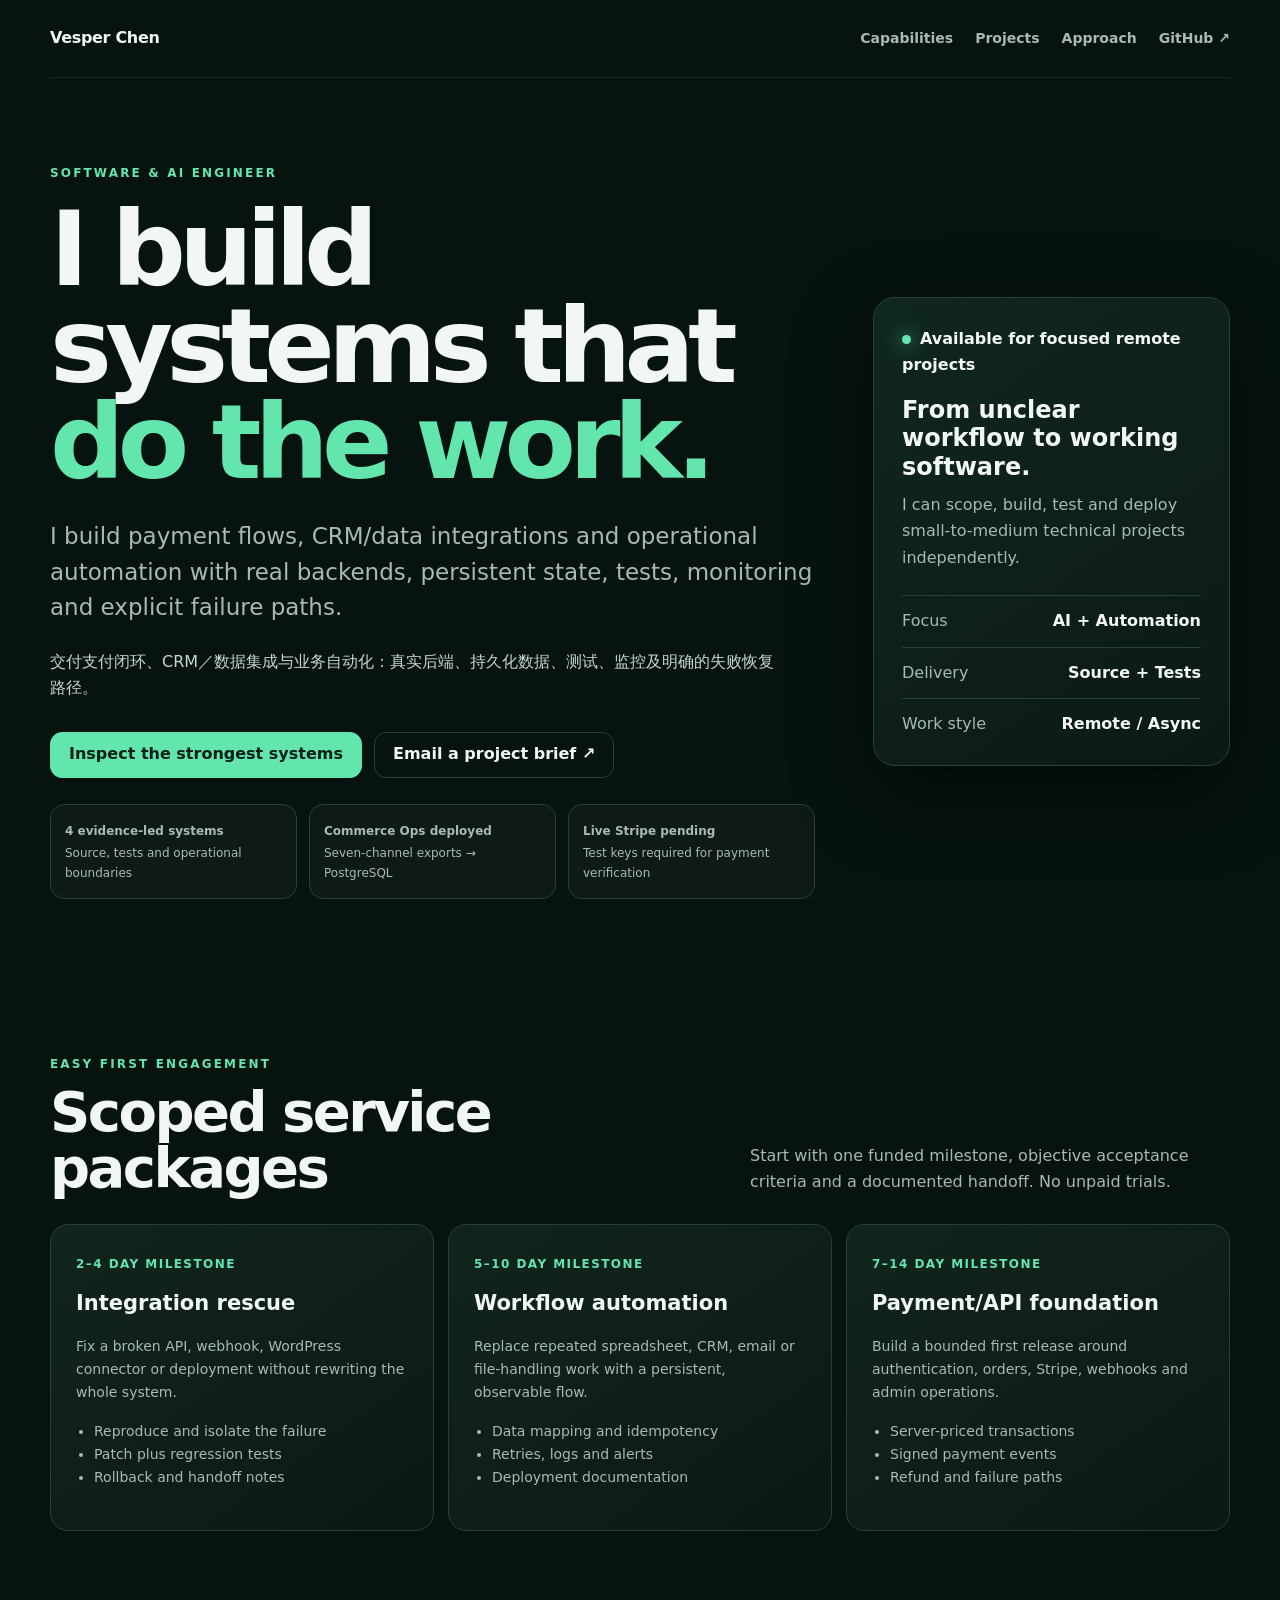
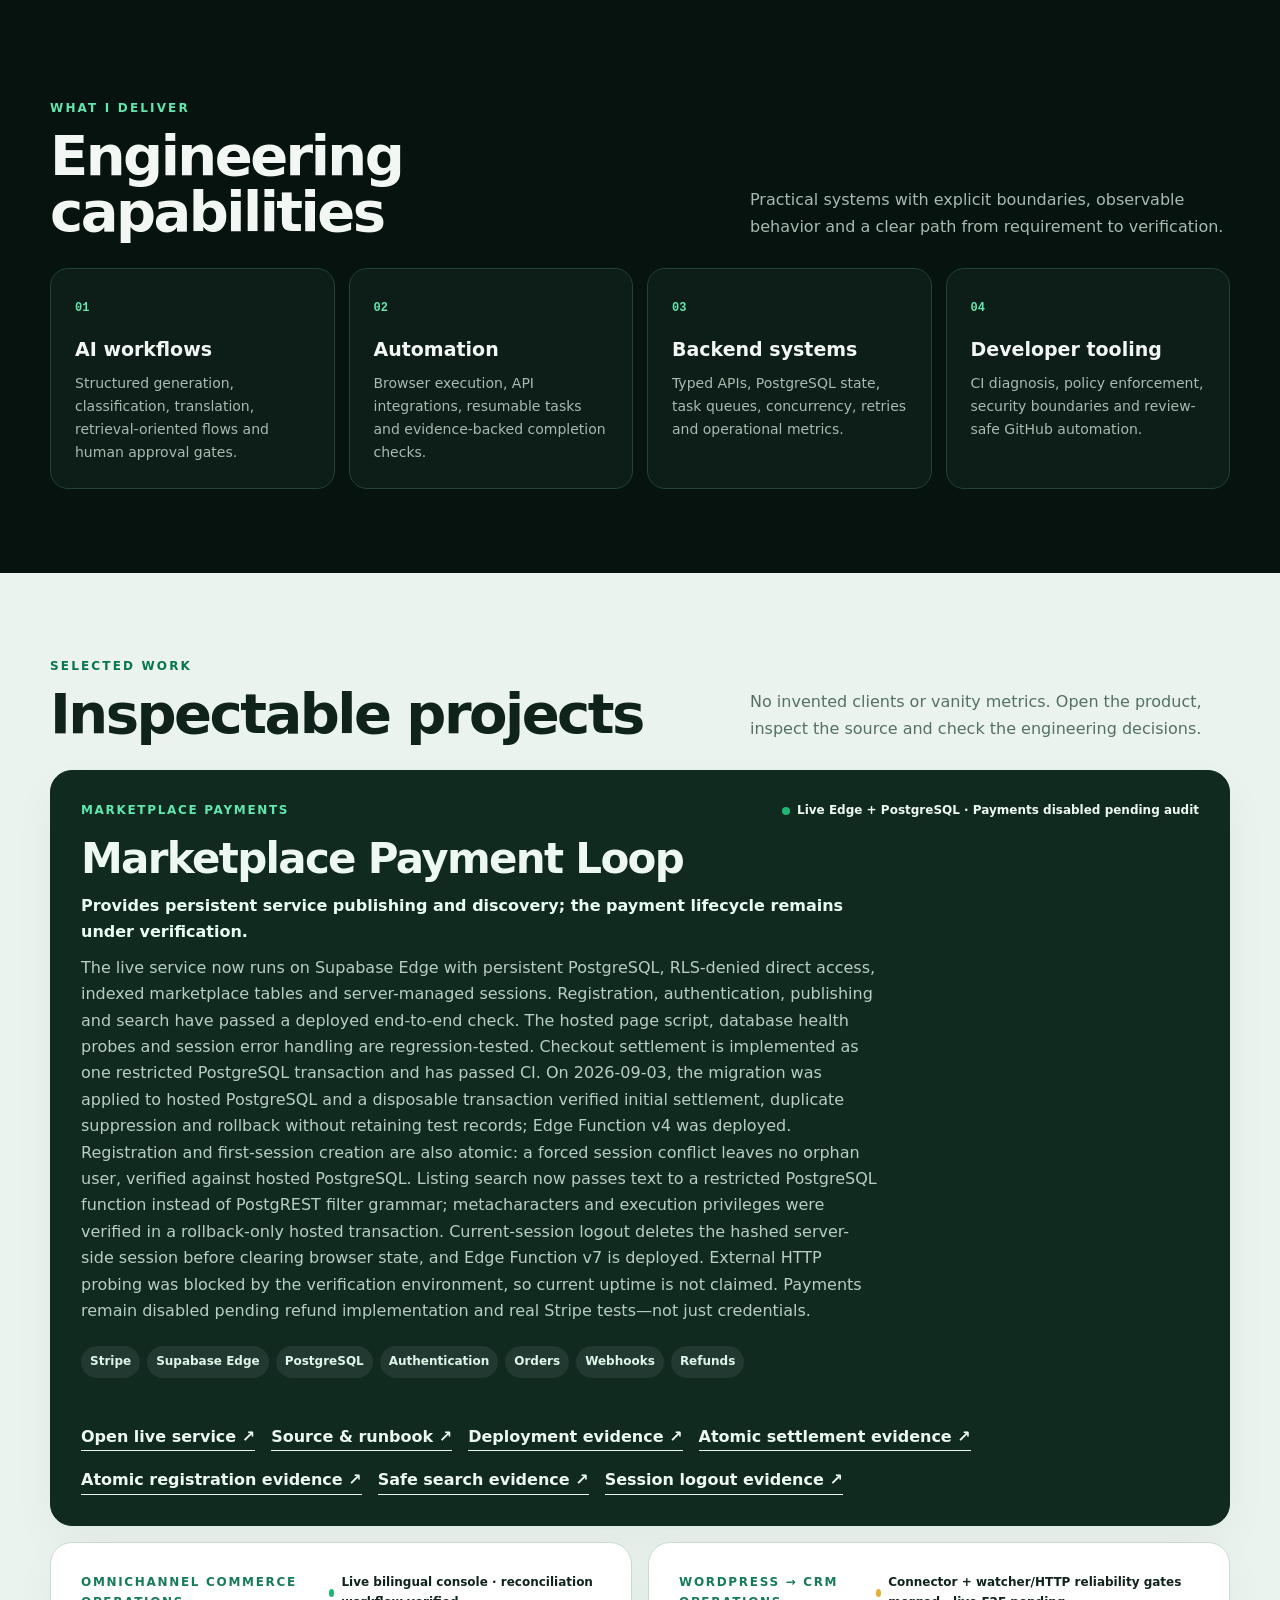
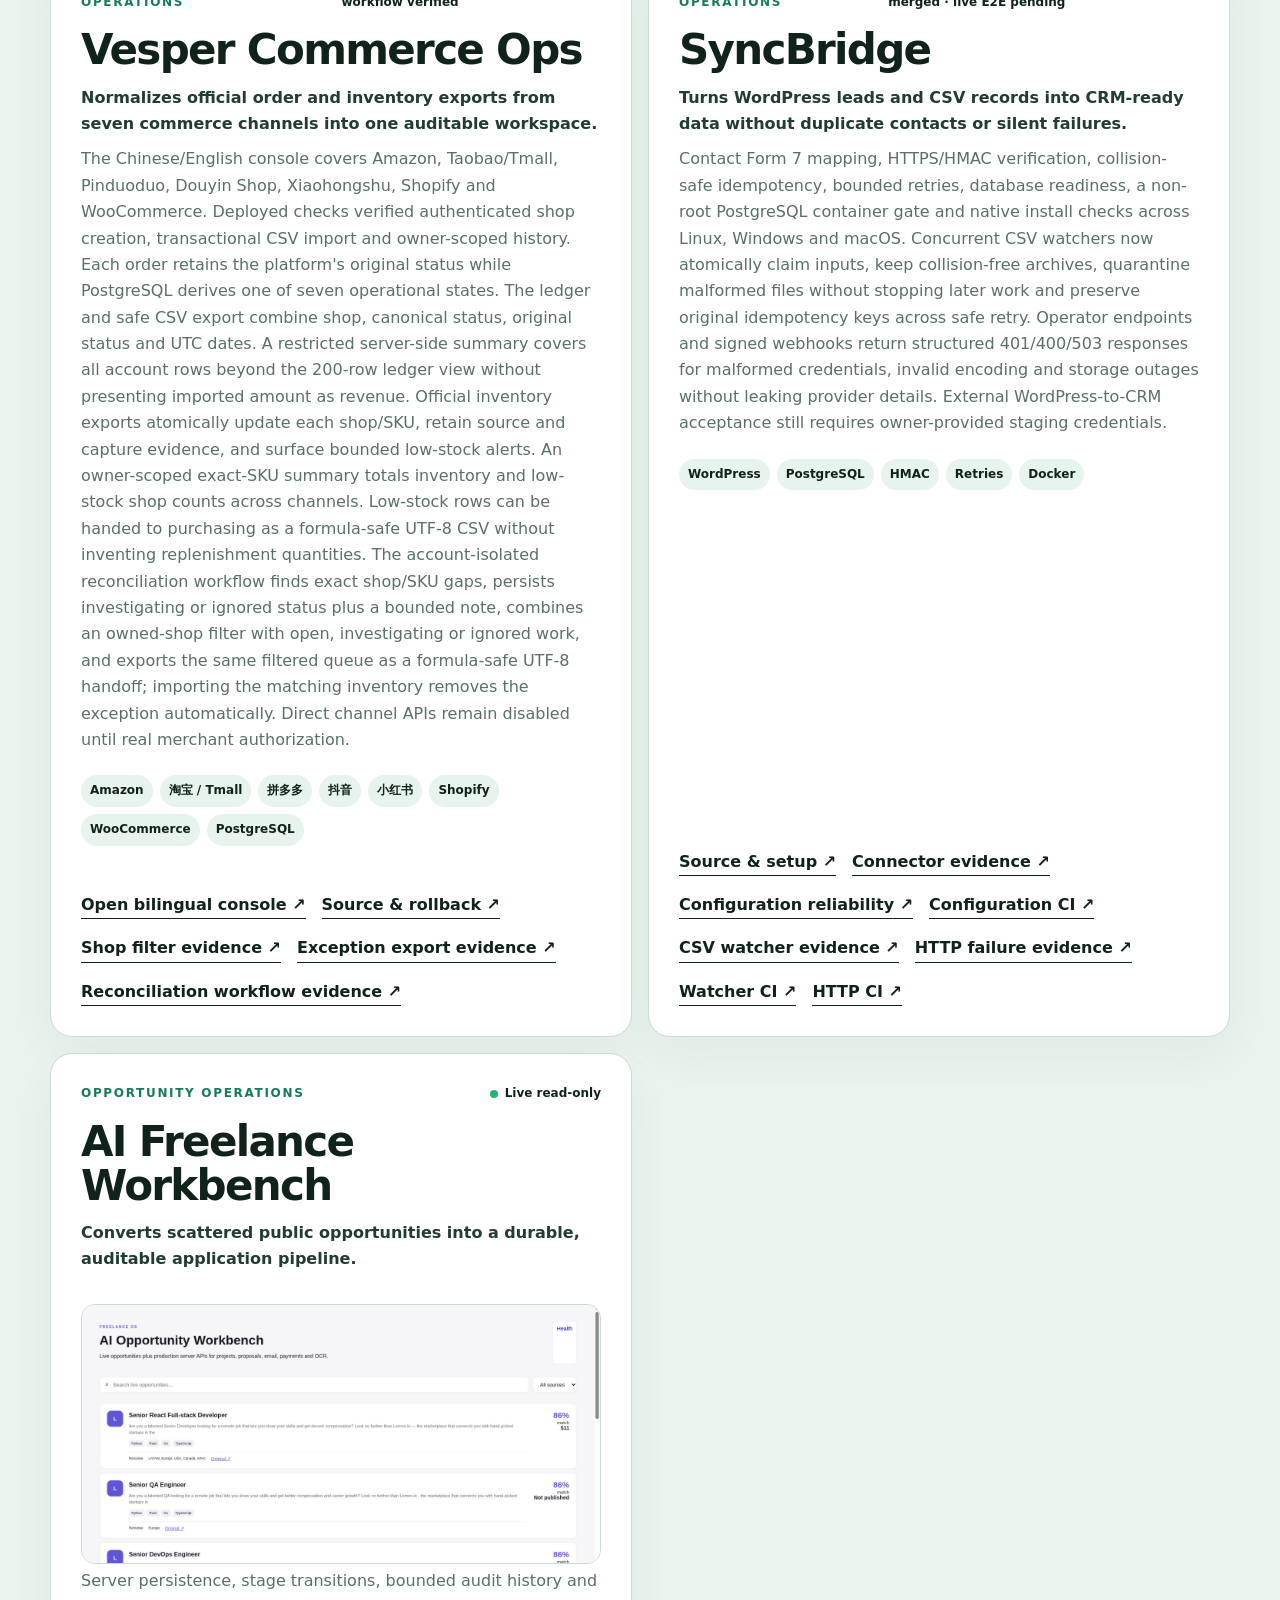
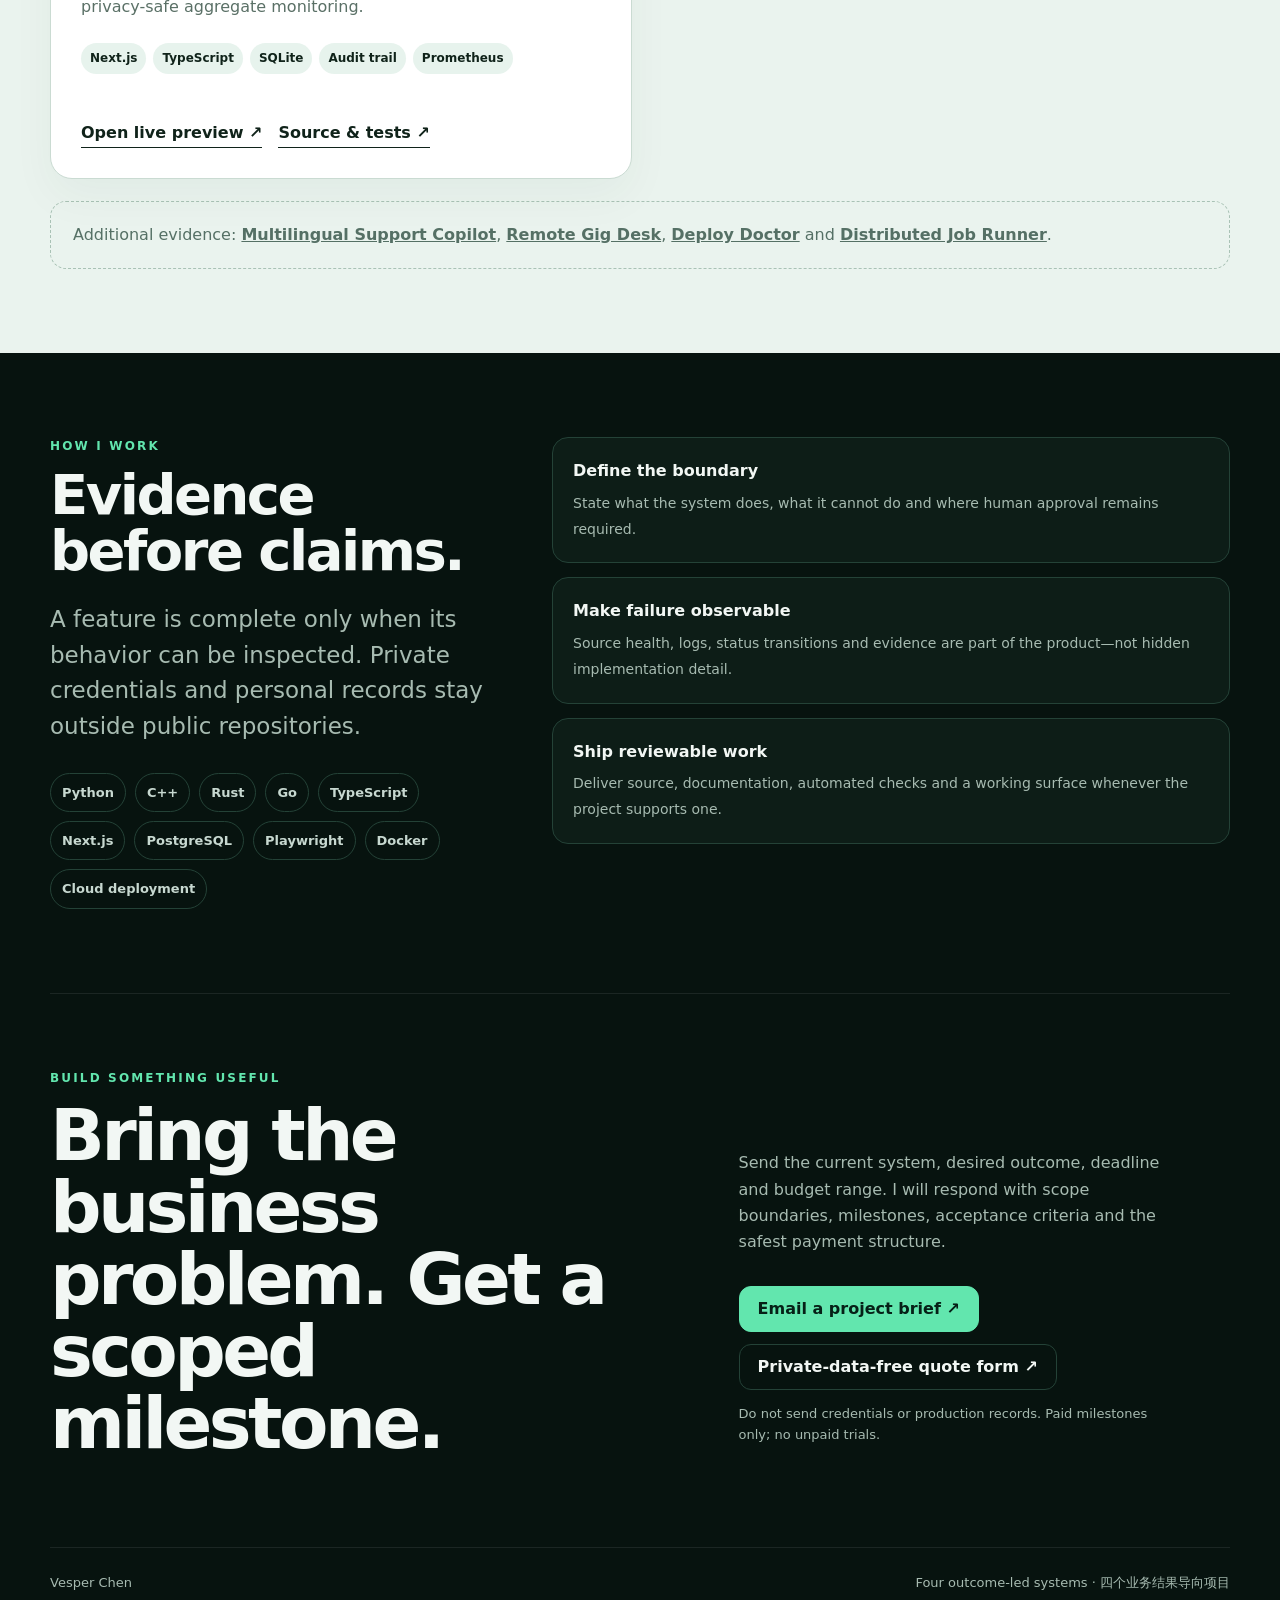
<file: index.html>
<!doctype html>
<html lang="en">
<head>
  <meta charset="utf-8">
  <meta name="viewport" content="width=device-width,initial-scale=1">
  <meta name="theme-color" content="#07130f">
  <meta name="description" content="Vesper Chen builds dependable AI systems, developer tools, automation workflows and backend infrastructure.">
  <meta property="og:title" content="Vesper Chen · Software & AI Engineer">
  <meta property="og:description" content="AI systems, developer tooling, automation and backend infrastructure—built with verifiable engineering evidence.">
  <meta property="og:url" content="https://crz0614.github.io/ruozhu-portfolio/">
  <link rel="canonical" href="https://crz0614.github.io/ruozhu-portfolio/">
  <title>Vesper Chen · Software & AI Engineer</title>
  <script type="application/ld+json">{"@context":"https://schema.org","@type":"Person","name":"Vesper Chen","url":"https://crz0614.github.io/ruozhu-portfolio/","sameAs":["https://github.com/crz0614"],"knowsAbout":["API integration","workflow automation","Stripe payments","WordPress","PostgreSQL","backend engineering"]}</script>
  <style>
    :root{--bg:#07130f;--surface:#0d1d17;--card:#11251d;--line:#244237;--text:#f2f7f4;--muted:#a7bbb1;--mint:#62e6ae;--mint2:#baf7da;--paper:#eaf3ee;--ink:#10231a;--shadow:0 28px 80px #0007}*{box-sizing:border-box}html{scroll-behavior:smooth}body{margin:0;background:var(--bg);color:var(--text);font:16px/1.65 Inter,ui-sans-serif,system-ui,-apple-system,BlinkMacSystemFont,"Segoe UI",sans-serif}a{color:inherit}a:focus-visible,button:focus-visible{outline:3px solid var(--mint);outline-offset:4px}.wrap{width:min(1180px,calc(100% - 36px));margin:auto}.nav{height:78px;display:flex;align-items:center;justify-content:space-between;border-bottom:1px solid #ffffff16}.brand{font-weight:850;letter-spacing:-.02em;text-decoration:none}.nav-links{display:flex;gap:22px}.nav-links a{text-decoration:none;color:var(--muted);font-weight:700;font-size:14px}.nav-links a:hover{color:var(--text)}.hero{min-height:650px;padding:86px 0 72px;display:grid;grid-template-columns:minmax(0,1.5fr) minmax(280px,.7fr);gap:58px;align-items:center}.eyebrow,.kicker{color:var(--mint);font-size:12px;font-weight:900;letter-spacing:.18em;text-transform:uppercase}.hero h1{font-size:clamp(54px,8.5vw,104px);line-height:.93;letter-spacing:-.065em;margin:17px 0 28px;max-width:900px}.hero h1 span{color:var(--mint)}.lead{max-width:780px;color:var(--muted);font-size:clamp(18px,2.2vw,23px);line-height:1.55}.cn{color:#c5d7ce;margin-top:12px;max-width:730px}.actions{display:flex;gap:12px;flex-wrap:wrap;margin-top:30px}.button{display:inline-flex;align-items:center;justify-content:center;min-height:46px;padding:0 18px;border-radius:12px;text-decoration:none;font-weight:850;background:var(--mint);color:#062017;border:1px solid var(--mint);transition:.2s transform,.2s background}.button:hover{transform:translateY(-2px);background:var(--mint2)}.button.secondary{background:transparent;color:var(--text);border-color:var(--line)}.button.secondary:hover{background:#ffffff0b}.availability{border:1px solid var(--line);background:linear-gradient(145deg,#10271e,#0b1a14);border-radius:22px;padding:28px;box-shadow:var(--shadow)}.availability .dot{display:inline-block;width:9px;height:9px;border-radius:50%;background:var(--mint);box-shadow:0 0 18px var(--mint);margin-right:9px}.availability h2{font-size:24px;line-height:1.2;margin:17px 0 10px}.availability p{color:var(--muted);margin:0}.quick-facts{display:grid;gap:12px;margin-top:24px}.fact{padding-top:12px;border-top:1px solid var(--line);display:flex;justify-content:space-between;gap:18px}.fact span{color:var(--muted)}.section{padding:84px 0}.section-head{display:flex;align-items:end;justify-content:space-between;gap:30px;margin-bottom:28px}.section h2{font-size:clamp(34px,5vw,56px);line-height:1;letter-spacing:-.045em;margin:9px 0 0}.section-head p{max-width:480px;color:var(--muted);margin:0}.services{display:grid;grid-template-columns:repeat(4,1fr);gap:14px}.service{padding:24px;border:1px solid var(--line);border-radius:18px;background:var(--surface)}.service strong{display:block;font-size:19px;margin:14px 0 7px}.service p{color:var(--muted);font-size:14px;margin:0}.num{color:var(--mint);font:800 12px/1 ui-monospace,SFMono-Regular,monospace}.projects{background:var(--paper);color:var(--ink)}.projects .kicker{color:#087551}.projects .section-head p{color:#557065}.project-grid{display:grid;grid-template-columns:repeat(12,1fr);gap:16px}.project{grid-column:span 6;min-height:340px;border:1px solid #cadbd2;border-radius:22px;background:#fff;padding:30px;display:flex;flex-direction:column;box-shadow:0 18px 45px #173b2a0b}.project.featured{grid-column:span 12;min-height:390px;background:#102a20;color:#eef8f3;border-color:#102a20}.project.deploy{grid-column:span 7}.project.runner{grid-column:span 5}.project-top{display:flex;justify-content:space-between;gap:20px}.project-type{font-size:12px;font-weight:900;letter-spacing:.14em;text-transform:uppercase;color:#177b5b}.featured .project-type{color:var(--mint)}.project h3{font-size:clamp(26px,3.6vw,42px);line-height:1.05;letter-spacing:-.04em;margin:16px 0 12px}.project p{color:#5a7066;max-width:800px;margin:0}.featured p{color:#b7cec2}.project-tags{display:flex;flex-wrap:wrap;gap:7px;margin:22px 0}.project-tags span{font-size:12px;font-weight:800;padding:6px 9px;border-radius:99px;background:#e7f3ed}.featured .project-tags span{background:#ffffff12;color:#dff5e9}.project-links{display:flex;gap:16px;flex-wrap:wrap;margin-top:auto;padding-top:24px}.project-links a{font-weight:850;text-decoration:none;border-bottom:1px solid currentColor}.project-links a:hover{color:#087551}.featured .project-links a:hover{color:var(--mint)}.evidence{display:grid;grid-template-columns:.8fr 1.2fr;gap:50px;align-items:start}.evidence h2{margin-top:10px}.principles{display:grid;gap:14px}.principle{border:1px solid var(--line);border-radius:16px;padding:20px;background:var(--surface)}.principle strong{display:block;margin-bottom:5px}.principle span{color:var(--muted);font-size:14px}.stack{display:flex;flex-wrap:wrap;gap:9px;margin-top:28px}.stack span{padding:8px 11px;border:1px solid var(--line);border-radius:99px;color:#c7d8d0;font-weight:750;font-size:13px}.contact{padding:75px 0 88px;border-top:1px solid #ffffff15;display:flex;align-items:end;justify-content:space-between;gap:34px}.contact h2{font-size:clamp(38px,6vw,72px);line-height:1;letter-spacing:-.05em;margin:10px 0 0;max-width:760px}.contact p{color:var(--muted);max-width:430px}.footer{border-top:1px solid #ffffff15;padding:24px 0 38px;display:flex;justify-content:space-between;gap:20px;color:var(--muted);font-size:13px}@media(max-width:900px){.hero{grid-template-columns:1fr;min-height:auto;padding-top:64px}.availability{max-width:560px}.services{grid-template-columns:repeat(2,1fr)}.project,.project.deploy,.project.runner{grid-column:span 12}.evidence{grid-template-columns:1fr}.section-head,.contact{align-items:start;flex-direction:column}}@media(max-width:620px){.wrap{width:min(100% - 24px,1180px)}.nav{height:auto;padding:18px 0;align-items:flex-start}.nav-links{gap:13px;flex-wrap:wrap;justify-content:flex-end}.nav-links a{font-size:12px}.hero{padding:54px 0}.hero h1{font-size:50px}.services{grid-template-columns:1fr}.section{padding:64px 0}.project{padding:23px;min-height:auto}.project-links{padding-top:20px}.footer{flex-direction:column}}
  </style>
  <style>
    .status-strip{display:grid;grid-template-columns:repeat(3,1fr);gap:12px;margin-top:26px}.status-card{border:1px solid var(--line);border-radius:14px;padding:14px;background:#ffffff08}.status-card b{display:block;font-size:13px}.status-card span{display:block;color:var(--muted);font-size:12px;margin-top:3px}.status{display:inline-flex;align-items:center;gap:7px;font-size:12px;font-weight:850}.status::before{content:"";width:8px;height:8px;border-radius:50%;background:#21b573}.status.pending::before{background:#e7ad36}.project-shot{width:100%;aspect-ratio:16/8;object-fit:cover;object-position:top;border-radius:14px;border:1px solid #cadbd2;margin:22px 0 4px}.featured .project-shot{border-color:#ffffff24}.outcome{font-weight:800;color:#213c30!important;margin-bottom:9px!important}.featured .outcome{color:#e8fff3!important}.more-work{margin-top:22px;padding:20px 22px;border:1px dashed #a9c2b5;border-radius:16px;color:#557065}.more-work a{font-weight:800}.quote-note{font-size:13px;color:var(--muted)}.offers{display:grid;grid-template-columns:repeat(3,1fr);gap:14px}.offer{border:1px solid var(--line);border-radius:18px;padding:25px;background:linear-gradient(145deg,#11251d,#0b1914)}.offer h3{font-size:21px;margin:10px 0 7px}.offer p,.offer li{color:var(--muted);font-size:14px}.offer ul{padding-left:18px}.offer .fit{color:var(--mint);font-weight:850;font-size:12px;text-transform:uppercase;letter-spacing:.12em}
    @media(max-width:700px){.status-strip,.offers{grid-template-columns:1fr}}
  </style>
  </head>
<body>
  <header class="wrap nav">
    <a class="brand" href="#top">Vesper Chen</a>
    <nav class="nav-links" aria-label="Primary navigation">
      <a href="#capabilities">Capabilities</a><a href="#projects">Projects</a><a href="#evidence">Approach</a><a href="https://github.com/crz0614">GitHub ↗</a>
    </nav>
  </header>
  <main id="top">
    <section class="wrap hero">
      <div>
        <div class="eyebrow">Software & AI Engineer</div>
        <h1>I build systems that <span>do the work.</span></h1>
        <p class="lead">I build payment flows, CRM/data integrations and operational automation with real backends, persistent state, tests, monitoring and explicit failure paths.</p>
        <p class="cn">交付支付闭环、CRM／数据集成与业务自动化：真实后端、持久化数据、测试、监控及明确的失败恢复路径。</p>
        <div class="actions"><a class="button" href="#projects">Inspect the strongest systems</a><a class="button secondary" href="mailto:chenruozhu0614@gmail.com?subject=Scoped%20engineering%20project">Email a project brief ↗</a></div>
        <div class="status-strip" aria-label="Verifiable delivery status"><div class="status-card"><b><span class="status">4 evidence-led systems</span></b><span>Source, tests and operational boundaries</span></div><div class="status-card"><b><span class="status">Commerce Ops deployed</span></b><span>Seven-channel exports → PostgreSQL</span></div><div class="status-card"><b><span class="status pending">Live Stripe pending</span></b><span>Test keys required for payment verification</span></div></div>
      </div>
      <aside class="availability" aria-label="Current focus">
        <div><span class="dot"></span><b>Available for focused remote projects</b></div>
        <h2>From unclear workflow to working software.</h2>
        <p>I can scope, build, test and deploy small-to-medium technical projects independently.</p>
        <div class="quick-facts"><div class="fact"><span>Focus</span><b>AI + Automation</b></div><div class="fact"><span>Delivery</span><b>Source + Tests</b></div><div class="fact"><span>Work style</span><b>Remote / Async</b></div></div>
      </aside>
    </section>

    <section class="wrap section" id="offers">
      <div class="section-head"><div><div class="kicker">Easy first engagement</div><h2>Scoped service packages</h2></div><p>Start with one funded milestone, objective acceptance criteria and a documented handoff. No unpaid trials.</p></div>
      <div class="offers">
        <article class="offer"><span class="fit">2–4 day milestone</span><h3>Integration rescue</h3><p>Fix a broken API, webhook, WordPress connector or deployment without rewriting the whole system.</p><ul><li>Reproduce and isolate the failure</li><li>Patch plus regression tests</li><li>Rollback and handoff notes</li></ul></article>
        <article class="offer"><span class="fit">5–10 day milestone</span><h3>Workflow automation</h3><p>Replace repeated spreadsheet, CRM, email or file-handling work with a persistent, observable flow.</p><ul><li>Data mapping and idempotency</li><li>Retries, logs and alerts</li><li>Deployment documentation</li></ul></article>
        <article class="offer"><span class="fit">7–14 day milestone</span><h3>Payment/API foundation</h3><p>Build a bounded first release around authentication, orders, Stripe, webhooks and admin operations.</p><ul><li>Server-priced transactions</li><li>Signed payment events</li><li>Refund and failure paths</li></ul></article>
      </div>
    </section>

    <section class="wrap section" id="capabilities">
      <div class="section-head"><div><div class="kicker">What I deliver</div><h2>Engineering capabilities</h2></div><p>Practical systems with explicit boundaries, observable behavior and a clear path from requirement to verification.</p></div>
      <div class="services">
        <article class="service"><span class="num">01</span><strong>AI workflows</strong><p>Structured generation, classification, translation, retrieval-oriented flows and human approval gates.</p></article>
        <article class="service"><span class="num">02</span><strong>Automation</strong><p>Browser execution, API integrations, resumable tasks and evidence-backed completion checks.</p></article>
        <article class="service"><span class="num">03</span><strong>Backend systems</strong><p>Typed APIs, PostgreSQL state, task queues, concurrency, retries and operational metrics.</p></article>
        <article class="service"><span class="num">04</span><strong>Developer tooling</strong><p>CI diagnosis, policy enforcement, security boundaries and review-safe GitHub automation.</p></article>
      </div>
    </section>

    <section class="projects" id="projects"><div class="wrap section">
      <div class="section-head"><div><div class="kicker">Selected work</div><h2>Inspectable projects</h2></div><p>No invented clients or vanity metrics. Open the product, inspect the source and check the engineering decisions.</p></div>
      <div class="project-grid">
        <article class="project featured"><div class="project-top"><span class="project-type">Marketplace payments</span><span class="status">Live Edge + PostgreSQL · Payments disabled pending audit</span></div><h3>Marketplace Payment Loop</h3><p class="outcome">Provides persistent service publishing and discovery; the payment lifecycle remains under verification.</p><p>The live service now runs on Supabase Edge with persistent PostgreSQL, RLS-denied direct access, indexed marketplace tables and server-managed sessions. Registration, authentication, publishing and search have passed a deployed end-to-end check. The hosted page script, database health probes and session error handling are regression-tested. Checkout settlement is implemented as one restricted PostgreSQL transaction and has passed CI. On 2026-09-03, the migration was applied to hosted PostgreSQL and a disposable transaction verified initial settlement, duplicate suppression and rollback without retaining test records; Edge Function v4 was deployed. Registration and first-session creation are also atomic: a forced session conflict leaves no orphan user, verified against hosted PostgreSQL. Listing search now passes text to a restricted PostgreSQL function instead of PostgREST filter grammar; metacharacters and execution privileges were verified in a rollback-only hosted transaction. Current-session logout deletes the hashed server-side session before clearing browser state, and Edge Function v7 is deployed. External HTTP probing was blocked by the verification environment, so current uptime is not claimed. Payments remain disabled pending refund implementation and real Stripe tests—not just credentials.</p><div class="project-tags"><span>Stripe</span><span>Supabase Edge</span><span>PostgreSQL</span><span>Authentication</span><span>Orders</span><span>Webhooks</span><span>Refunds</span></div><div class="project-links"><a href="https://crz0614.github.io/ruozhu-portfolio/marketloop/">Open live service ↗</a><a href="https://github.com/crz0614/marketplace-payment-loop">Source & runbook ↗</a><a href="https://github.com/crz0614/marketplace-payment-loop/pull/3">Deployment evidence ↗</a><a href="https://github.com/crz0614/marketplace-payment-loop/pull/8">Atomic settlement evidence ↗</a><a href="https://github.com/crz0614/marketplace-payment-loop/pull/10">Atomic registration evidence ↗</a><a href="https://github.com/crz0614/marketplace-payment-loop/pull/12">Safe search evidence ↗</a><a href="https://github.com/crz0614/marketplace-payment-loop/pull/14">Session logout evidence ↗</a></div></article>
        <article class="project"><div class="project-top"><span class="project-type">Omnichannel commerce operations</span><span class="status">Live bilingual console · reconciliation workflow verified</span></div><h3>Vesper Commerce Ops</h3><p class="outcome">Normalizes official order and inventory exports from seven commerce channels into one auditable workspace.</p><p>The Chinese/English console covers Amazon, Taobao/Tmall, Pinduoduo, Douyin Shop, Xiaohongshu, Shopify and WooCommerce. Deployed checks verified authenticated shop creation, transactional CSV import and owner-scoped history. Each order retains the platform's original status while PostgreSQL derives one of seven operational states. The ledger and safe CSV export combine shop, canonical status, original status and UTC dates. A restricted server-side summary covers all account rows beyond the 200-row ledger view without presenting imported amount as revenue. Official inventory exports atomically update each shop/SKU, retain source and capture evidence, and surface bounded low-stock alerts. An owner-scoped exact-SKU summary totals inventory and low-stock shop counts across channels. Low-stock rows can be handed to purchasing as a formula-safe UTF-8 CSV without inventing replenishment quantities. The account-isolated reconciliation workflow finds exact shop/SKU gaps, persists investigating or ignored status plus a bounded note, combines an owned-shop filter with open, investigating or ignored work, and exports the same filtered queue as a formula-safe UTF-8 handoff; importing the matching inventory removes the exception automatically. Direct channel APIs remain disabled until real merchant authorization.</p><div class="project-tags"><span>Amazon</span><span>淘宝 / Tmall</span><span>拼多多</span><span>抖音</span><span>小红书</span><span>Shopify</span><span>WooCommerce</span><span>PostgreSQL</span></div><div class="project-links"><a href="https://crz0614.github.io/ruozhu-portfolio/commerce-ops/">Open bilingual console ↗</a><a href="https://github.com/crz0614/marketplace-payment-loop">Source & rollback ↗</a><a href="https://github.com/crz0614/marketplace-payment-loop/pull/37">Shop filter evidence ↗</a><a href="https://github.com/crz0614/marketplace-payment-loop/pull/36">Exception export evidence ↗</a><a href="https://github.com/crz0614/marketplace-payment-loop/pull/34">Reconciliation workflow evidence ↗</a></div></article>
        <article class="project"><div class="project-top"><span class="project-type">WordPress → CRM operations</span><span class="status pending">Connector + watcher/HTTP reliability gates merged · live E2E pending</span></div><h3>SyncBridge</h3><p class="outcome">Turns WordPress leads and CSV records into CRM-ready data without duplicate contacts or silent failures.</p><p>Contact Form 7 mapping, HTTPS/HMAC verification, collision-safe idempotency, bounded retries, database readiness, a non-root PostgreSQL container gate and native install checks across Linux, Windows and macOS. Concurrent CSV watchers now atomically claim inputs, keep collision-free archives, quarantine malformed files without stopping later work and preserve original idempotency keys across safe retry. Operator endpoints and signed webhooks return structured 401/400/503 responses for malformed credentials, invalid encoding and storage outages without leaking provider details. External WordPress-to-CRM acceptance still requires owner-provided staging credentials.</p><div class="project-tags"><span>WordPress</span><span>PostgreSQL</span><span>HMAC</span><span>Retries</span><span>Docker</span></div><div class="project-links"><a href="https://github.com/crz0614/syncbridge">Source & setup ↗</a><a href="https://github.com/crz0614/syncbridge/pull/3">Connector evidence ↗</a><a href="https://github.com/crz0614/syncbridge/pull/10">Configuration reliability ↗</a><a href="https://github.com/crz0614/syncbridge/actions/runs/33541380494">Configuration CI ↗</a><a href="https://github.com/crz0614/syncbridge/pull/11">CSV watcher evidence ↗</a><a href="https://github.com/crz0614/syncbridge/pull/12">HTTP failure evidence ↗</a><a href="https://github.com/crz0614/syncbridge/actions/runs/33547111760">Watcher CI ↗</a><a href="https://github.com/crz0614/syncbridge/actions/runs/33554481384">HTTP CI ↗</a></div></article>
        <article class="project"><div class="project-top"><span class="project-type">Opportunity operations</span><span class="status">Live read-only</span></div><h3>AI Freelance Workbench</h3><p class="outcome">Converts scattered public opportunities into a durable, auditable application pipeline.</p><img class="project-shot" src="assets/ai-workbench.jpg" alt="AI Freelance Workbench live opportunity dashboard" loading="lazy"><p>Server persistence, stage transitions, bounded audit history and privacy-safe aggregate monitoring.</p><div class="project-tags"><span>Next.js</span><span>TypeScript</span><span>SQLite</span><span>Audit trail</span><span>Prometheus</span></div><div class="project-links"><a href="https://ai-freelance-workbench.vercel.app">Open live preview ↗</a><a href="https://github.com/crz0614/ai-freelance-workbench">Source & tests ↗</a></div></article>
      </div>
      <div class="more-work">Additional evidence: <a href="https://github.com/crz0614/multilingual-support-copilot">Multilingual Support Copilot</a>, <a href="https://github.com/crz0614/remote-gig-desk-vercel">Remote Gig Desk</a>, <a href="https://github.com/crz0614/ruozhu-deploy-doctor">Deploy Doctor</a> and <a href="https://github.com/crz0614/distributed-job-runner">Distributed Job Runner</a>.</div>
    </div></section>

    <section class="wrap section evidence" id="evidence">
      <div><div class="kicker">How I work</div><h2>Evidence before claims.</h2><p class="lead">A feature is complete only when its behavior can be inspected. Private credentials and personal records stay outside public repositories.</p><div class="stack"><span>Python</span><span>C++</span><span>Rust</span><span>Go</span><span>TypeScript</span><span>Next.js</span><span>PostgreSQL</span><span>Playwright</span><span>Docker</span><span>Cloud deployment</span></div></div>
      <div class="principles"><div class="principle"><strong>Define the boundary</strong><span>State what the system does, what it cannot do and where human approval remains required.</span></div><div class="principle"><strong>Make failure observable</strong><span>Source health, logs, status transitions and evidence are part of the product—not hidden implementation detail.</span></div><div class="principle"><strong>Ship reviewable work</strong><span>Deliver source, documentation, automated checks and a working surface whenever the project supports one.</span></div></div>
    </section>

    <section class="wrap contact"><div><div class="kicker">Build something useful</div><h2>Bring the business problem. Get a scoped milestone.</h2></div><div><p>Send the current system, desired outcome, deadline and budget range. I will respond with scope boundaries, milestones, acceptance criteria and the safest payment structure.</p><div class="actions"><a class="button" href="mailto:chenruozhu0614@gmail.com?subject=Scoped%20engineering%20project">Email a project brief ↗</a><a class="button secondary" href="https://github.com/crz0614/ruozhu-portfolio/issues/new?template=project-inquiry.yml">Private-data-free quote form ↗</a></div><p class="quote-note">Do not send credentials or production records. Paid milestones only; no unpaid trials.</p></div></section>
  </main>
  <footer class="wrap footer"><span>Vesper Chen</span><span>Four outcome-led systems · 四个业务结果导向项目</span></footer>
</body>
</html>
</file>
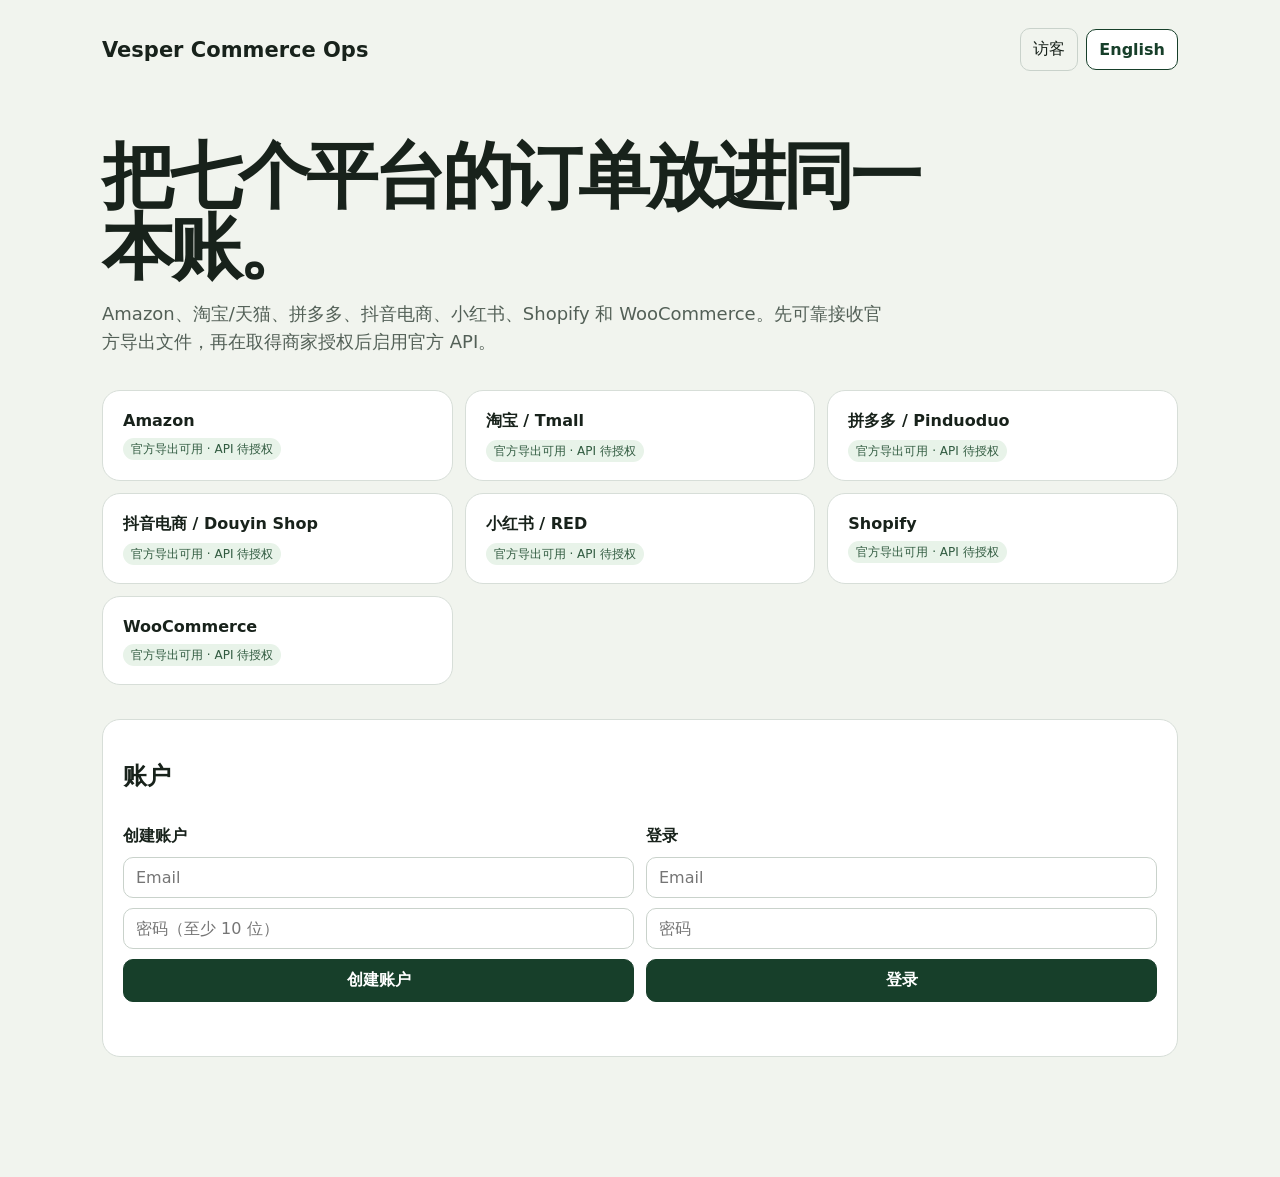
<file: commerce-ops/index.html>
<!doctype html><html lang="zh-CN"><head><meta charset="utf-8"><meta name="viewport" content="width=device-width,initial-scale=1"><title>Vesper Commerce Ops</title><style>
:root{font-family:Inter,system-ui,sans-serif;color:#18221b;background:#f1f4ee}*{box-sizing:border-box}body{margin:0}.wrap{max-width:1120px;margin:auto;padding:28px 22px 64px}header,.row{display:flex;align-items:center;justify-content:space-between;gap:12px}.brand{font-weight:900;font-size:21px}.actions{display:flex;gap:8px;align-items:center}.pill,button,input,select{font:inherit;border:1px solid #c9d2cb;border-radius:10px;padding:10px 12px}button{background:#173f2a;color:#fff;border-color:#173f2a;cursor:pointer;font-weight:750}.secondary{background:#fff;color:#173f2a}h1{font-size:clamp(40px,7vw,72px);line-height:.98;letter-spacing:-.055em;max-width:880px;margin:70px 0 18px}.lead{font-size:18px;line-height:1.55;color:#536057;max-width:790px}.channels,.two{display:grid;grid-template-columns:repeat(3,1fr);gap:12px;margin:34px 0}.two{grid-template-columns:1fr 1fr}.card,.panel{background:#fff;border:1px solid #d7ded8;border-radius:18px;padding:20px}.channel b{display:block;margin-bottom:8px}.tag{font-size:12px;color:#315b40;background:#e8f3e9;padding:4px 8px;border-radius:999px}.panel{margin:14px 0}.stack{display:grid;gap:10px}.hidden{display:none!important}.mapping{display:grid;grid-template-columns:repeat(2,1fr);gap:8px}.mapping label{display:grid;gap:4px;font-size:13px}.notice{min-height:24px;color:#315b40}.orders{width:100%;border-collapse:collapse}.orders th,.orders td{text-align:left;border-bottom:1px solid #e2e6e2;padding:10px 7px;font-size:14px}.muted{color:#6a756d;font-size:13px}@media(max-width:760px){.channels,.two,.mapping{grid-template-columns:1fr}h1{margin-top:48px}.orders{display:block;overflow:auto}header{align-items:flex-start}.actions{flex-wrap:wrap;justify-content:flex-end}}
</style></head><body><main class="wrap"><header><div class="brand">Vesper Commerce Ops</div><div class="actions"><span id="identity" class="pill" data-i18n="guest">访客</span><button id="language" class="secondary" type="button">English</button><button id="logout" class="secondary hidden" type="button" data-i18n="logout">退出</button></div></header>
<h1 data-i18n="title">把七个平台的订单放进同一本账。</h1><p class="lead" data-i18n="lead">Amazon、淘宝/天猫、拼多多、抖音电商、小红书、Shopify 和 WooCommerce。先可靠接收官方导出文件，再在取得商家授权后启用官方 API。</p>
<section id="channels" class="channels"></section>
<section id="auth" class="panel"><h2 data-i18n="account">账户</h2><div class="two"><form id="register" class="stack"><b data-i18n="register">创建账户</b><input name="email" type="email" placeholder="Email" required><input name="password" type="password" minlength="10" data-i18n-placeholder="password" placeholder="密码（至少 10 位）" required><button data-i18n="register">创建账户</button></form><form id="login" class="stack"><b data-i18n="login">登录</b><input name="email" type="email" placeholder="Email" required><input name="password" type="password" data-i18n-placeholder="passwordShort" placeholder="密码" required><button data-i18n="login">登录</button></form></div></section>
<div id="workspace" class="hidden"><section class="two"><article class="panel"><h2 data-i18n="addShop">添加店铺</h2><form id="shopForm" class="stack"><select id="channel" name="channel" required></select><input name="name" maxlength="120" data-i18n-placeholder="shopName" placeholder="店铺名称" required><button data-i18n="saveShop">保存店铺</button></form></article><article class="panel"><div class="row"><h2 data-i18n="shops">店铺</h2><button id="refreshShops" class="secondary" data-i18n="refresh">刷新</button></div><div id="shopList"></div></article></section>
<section class="panel"><h2 data-i18n="importTitle">导入官方 CSV 导出文件</h2><p class="muted" data-i18n="importHelp">文件只在当前页面解析；每次最多 100 行、32 KB，映射后通过鉴权 API 原子写入 PostgreSQL。</p><form id="importForm" class="stack"><select id="importShop" name="importShop" required></select><input id="csvFile" type="file" accept=".csv,text/csv" required><div id="mapping" class="mapping"></div><button data-i18n="importButton">校验并导入</button></form></section>
<section class="panel"><div class="row"><h2 data-i18n="importHistory">导入记录</h2><button id="refreshImports" class="secondary" data-i18n="refresh">刷新</button></div><div id="importList"></div></section>
<section class="panel"><h2 data-i18n="inventoryTitle">库存与低库存预警</h2><p class="muted" data-i18n="inventoryHelp">导入官方库存 CSV；相同店铺与 SKU 会原子更新为最新库存，每次最多 100 行、32 KB。</p><form id="inventoryForm" class="stack"><select id="inventoryShop" name="inventoryShop" required></select><input id="inventoryFile" type="file" accept=".csv,text/csv" required><div id="inventoryMapping" class="mapping"></div><button data-i18n="inventoryImport">校验并更新库存</button></form><div class="row"><h3 data-i18n="inventoryLedger">库存台账</h3><div class="actions"><select id="inventoryFilterShop"></select><label><input id="lowStockOnly" type="checkbox"> <span data-i18n="lowStockOnly">仅看低库存</span></label><button id="refreshInventory" class="secondary" data-i18n="refresh">刷新</button><button id="exportLowStock" class="secondary" data-i18n="exportLowStock">导出低库存 CSV</button></div></div><p class="muted" data-i18n="exportLowStockHelp">导出当前店铺筛选内最近 200 条低库存记录；补货数量需采购确认。</p><div id="inventoryList"></div></section>
<section class="panel"><div class="row"><h2 data-i18n="inventorySummary">跨店铺 SKU 汇总</h2><button id="refreshInventorySummary" class="secondary" data-i18n="refresh">刷新</button></div><p class="muted" data-i18n="inventorySummaryHelp">按完全一致的 SKU 汇总最多 200 个商品，展示全部店铺的可售库存、补货阈值与低库存店铺数。</p><div id="inventorySummaryList"></div></section>
<section class="panel"><div class="row"><h2 data-i18n="inventoryExceptions">订单—库存对账异常</h2><div class="actions"><select id="inventoryExceptionShop"><option value="">全部店铺</option></select><select id="inventoryExceptionStatus"><option value="">全部处理状态</option><option value="open">待处理</option><option value="investigating">调查中</option><option value="ignored">已忽略</option></select><button id="refreshInventoryExceptions" class="secondary" data-i18n="refresh">刷新</button><button id="exportInventoryExceptions" class="secondary" data-i18n="exportInventoryExceptions">导出异常 CSV</button></div></div><p class="muted" data-i18n="inventoryExceptionsHelp">显示订单中已有、但同一店铺尚无完全匹配库存记录的最近 200 个 SKU，便于定位漏导或映射错误。</p><p class="muted" data-i18n="exportInventoryExceptionsHelp">导出当前店铺与处理状态筛选内最多 200 个异常及其调查备注。</p><div id="inventoryExceptionsList"></div></section>
<section class="panel"><div class="row"><h2 data-i18n="summary">运营概览</h2><button id="refreshSummary" class="secondary" data-i18n="refresh">刷新</button></div><p class="muted" data-i18n="summaryHelp">按标准状态与币种统计全部订单，不受 200 条账本上限影响；金额是导入订单金额，不代表收入。</p><div id="summaryList"></div></section>
<section class="panel"><div class="row"><h2 data-i18n="orders">统一订单账本</h2><div class="actions"><select id="orderShop"></select><select id="orderCanonical"></select><select id="orderStatus"></select><label><span data-i18n="from">开始日期</span><input id="orderFrom" type="date"></label><label><span data-i18n="to">结束日期</span><input id="orderTo" type="date"></label><button id="refreshOrders" class="secondary" data-i18n="refresh">刷新</button><button id="exportOrders" class="secondary" data-i18n="export">导出 CSV</button></div></div><p class="muted" data-i18n="exportHelp">导出当前筛选范围内最近 200 条订单。</p><div id="orderList"></div></section></div><p id="notice" class="notice" role="status"></p></main><script>
const API='https://hqxyjaepuaruiwdfvvqj.supabase.co/functions/v1/marketplace-payment-loop',channels={amazon:'Amazon',taobao:'淘宝 / Tmall',pinduoduo:'拼多多 / Pinduoduo',douyin:'抖音电商 / Douyin Shop',xiaohongshu:'小红书 / RED',shopify:'Shopify',woocommerce:'WooCommerce'},fields=['external_order_id','sku','quantity','amount','currency','status','occurred_at'],inventoryFields=['sku','available_quantity','reorder_point'],canonicalStates=['pending_payment','processing','shipped','completed','cancelled','refunded','other'],canonicalLabels={zh:{pending_payment:'待付款',processing:'待处理',shipped:'已发货',completed:'已完成',cancelled:'已取消',refunded:'退款',other:'其他'},en:{pending_payment:'Pending payment',processing:'Processing',shipped:'Shipped',completed:'Completed',cancelled:'Cancelled',refunded:'Refunded',other:'Other'}},exceptionStates=['open','investigating','ignored'],exceptionStateLabels={zh:{open:'待处理',investigating:'调查中',ignored:'已忽略'},en:{open:'Open',investigating:'Investigating',ignored:'Ignored'}};
const copy={zh:{guest:'访客',logout:'退出',title:'把七个平台的订单放进同一本账。',lead:'Amazon、淘宝/天猫、拼多多、抖音电商、小红书、Shopify 和 WooCommerce。先可靠接收官方导出文件，再在取得商家授权后启用官方 API。',account:'账户',register:'创建账户',login:'登录',password:'密码（至少 10 位）',passwordShort:'密码',addShop:'添加店铺',shopName:'店铺名称',saveShop:'保存店铺',shops:'店铺',shop:'店铺',allShops:'全部店铺',allStatuses:'全部原始状态',allCanonical:'全部标准状态',canonicalStatus:'标准状态',sourceStatus:'原始状态',from:'开始日期',to:'结束日期',refresh:'刷新',export:'导出 CSV',exportHelp:'导出当前筛选范围内最近 200 条订单。',exportLowStock:'导出低库存 CSV',exportLowStockHelp:'导出当前店铺筛选内最近 200 条低库存记录；补货数量需采购确认。',exportInventoryExceptions:'导出异常 CSV',exportInventoryExceptionsHelp:'导出当前处理状态筛选内最多 200 个异常及其调查备注。',summary:'运营概览',summaryHelp:'按标准状态与币种统计全部订单，不受 200 条账本上限影响；金额是导入订单金额，不代表收入。',noSummary:'还没有可汇总的订单。',orderCount:'订单数',unitCount:'商品数量',importedAmount:'导入金额',currency:'币种',importTitle:'导入官方 CSV 导出文件',importHelp:'文件只在当前页面解析；每次最多 100 行、32 KB，映射后通过鉴权 API 原子写入 PostgreSQL。',importButton:'校验并导入',importHistory:'导入记录',noImports:'还没有导入记录。',source:'来源文件',rows:'行数',orders:'统一订单账本',manual:'官方导出可用 · API 待授权',noShops:'还没有店铺。',noOrders:'还没有订单。',chooseShop:'选择店铺',fileReady:'已读取 {n} 行，请确认字段映射。',imported:'已导入 {n} 行。',shopSaved:'店铺已保存。',signedIn:'已登录。',signedOut:'已退出。',map:'映射：',orderId:'订单号',qty:'数量',amount:'金额',status:'状态',time:'时间',inventoryTitle:'库存与低库存预警',inventoryHelp:'导入官方库存 CSV；相同店铺与 SKU 会原子更新为最新库存，每次最多 100 行、32 KB。',inventoryImport:'校验并更新库存',inventoryLedger:'库存台账',lowStockOnly:'仅看低库存',noInventory:'还没有库存数据。',available:'可售库存',reorderPoint:'补货阈值',lowStock:'低库存',normalStock:'正常',inventoryUpdated:'已更新 {n} 个 SKU。',inventorySummary:'跨店铺 SKU 汇总',inventorySummaryHelp:'按完全一致的 SKU 汇总最多 200 个商品，展示全部店铺的可售库存、补货阈值与低库存店铺数。',noInventorySummary:'还没有可汇总的库存。',inventoryExceptions:'订单—库存对账异常',inventoryExceptionsHelp:'显示订单中已有、但同一店铺尚无完全匹配库存记录的最近 200 个 SKU，便于定位漏导或映射错误。',noInventoryExceptions:'没有订单—库存对账异常。',orderLines:'订单行',orderedUnits:'下单数量',shopCount:'店铺数',lowStockShops:'低库存店铺',latestCapture:'最近采集'},en:{guest:'Guest',logout:'Log out',title:'Put seven commerce channels into one ledger.',lead:'Amazon, Taobao/Tmall, Pinduoduo, Douyin Shop, Xiaohongshu, Shopify and WooCommerce. Reliable official-export ingestion comes first; official APIs activate only after merchant authorization.',account:'Account',register:'Create account',login:'Sign in',password:'Password (10+ characters)',passwordShort:'Password',addShop:'Add shop',shopName:'Shop name',saveShop:'Save shop',shops:'Shops',shop:'Shop',allShops:'All shops',allStatuses:'All source statuses',allCanonical:'All canonical statuses',canonicalStatus:'Canonical status',sourceStatus:'Source status',from:'From',to:'To',refresh:'Refresh',export:'Export CSV',exportHelp:'Export the latest 200 orders in the current filtered view.',exportLowStock:'Export low-stock CSV',exportLowStockHelp:'Export the latest 200 low-stock rows in the selected shop. Purchasing must confirm replenishment quantities.',exportInventoryExceptions:'Export exceptions CSV',exportInventoryExceptionsHelp:'Export up to 200 exceptions and investigation notes in the current action filter.',summary:'Operations summary',summaryHelp:'Totals cover every order, grouped by canonical status and currency, beyond the 200-row ledger limit. Imported amounts are not revenue.',noSummary:'No orders to summarize yet.',orderCount:'Orders',unitCount:'Units',importedAmount:'Imported amount',currency:'Currency',importTitle:'Import an official CSV export',importHelp:'The file is parsed in this page; each import is limited to 100 rows and 32 KB, then mapped and atomically written to PostgreSQL through the authenticated API.',importButton:'Validate and import',importHistory:'Import history',noImports:'No imports yet.',source:'Source file',rows:'Rows',orders:'Canonical order ledger',manual:'Official export ready · API awaiting authorization',noShops:'No shops yet.',noOrders:'No orders yet.',chooseShop:'Choose a shop',fileReady:'Read {n} rows. Confirm the field mapping.',imported:'Imported {n} rows.',shopSaved:'Shop saved.',signedIn:'Signed in.',signedOut:'Signed out.',map:'Map:',orderId:'Order',qty:'Qty',amount:'Amount',status:'Status',time:'Time',inventoryTitle:'Inventory and low-stock alerts',inventoryHelp:'Import an official inventory CSV. Each shop and SKU is atomically updated to its latest position, up to 100 rows and 32 KB per import.',inventoryImport:'Validate and update inventory',inventoryLedger:'Inventory ledger',lowStockOnly:'Low stock only',noInventory:'No inventory data yet.',available:'Available',reorderPoint:'Reorder point',lowStock:'Low stock',normalStock:'Normal',inventoryUpdated:'Updated {n} SKUs.',inventorySummary:'Cross-shop SKU summary',inventorySummaryHelp:'Groups up to 200 exact-match SKUs across shops, showing total available stock, reorder points and low-stock shop counts.',noInventorySummary:'No inventory to summarize yet.',inventoryExceptions:'Order–inventory reconciliation exceptions',inventoryExceptionsHelp:'Shows the latest 200 order SKUs without an exact inventory record in the same shop, exposing missing imports or mapping errors.',noInventoryExceptions:'No order–inventory reconciliation exceptions.',orderLines:'Order lines',orderedUnits:'Ordered units',shopCount:'Shops',lowStockShops:'Low-stock shops',latestCapture:'Latest capture'}};
const errors={zh:{authentication_required:'请先登录。',invalid_shop:'店铺信息无效。',invalid_status:'订单状态无效。',invalid_canonical_status:'标准订单状态无效。',invalid_date_range:'订单日期范围无效。',invalid_format:'导出格式无效。',invalid_low_stock:'库存筛选无效。',invalid_inventory:'库存内容无效。',inventory_failed:'库存导入失败，未写入任何数据。',shop_exists:'该店铺已存在。',invalid_import:'导入内容无效。',import_failed:'导入失败，未写入任何数据。',invalid_amount:'金额格式无效。',invalid_currency:'币种无效。',invalid_quantity:'数量无效。',invalid_occurred_at:'订单时间无效。',invalid_json:'请求格式无效。',body_too_large:'导入请求过大，请拆分文件。',service_unavailable:'服务暂时不可用，请稍后再试。',csv_required:'请选择 CSV 文件。',invalid_csv:'CSV 引号格式无效。',invalid_csv_shape:'CSV 列数不一致或没有数据。',file_too_large:'CSV 超过 32 KB，请拆分文件。',too_many_rows:'每次最多导入 100 行，请拆分文件。',duplicate_mapping:'每个标准字段必须映射到不同的 CSV 列。',request_failed:'请求失败，请稍后再试。'},en:{authentication_required:'Please sign in first.',invalid_shop:'The shop details are invalid.',invalid_status:'The order status is invalid.',invalid_canonical_status:'The canonical order status is invalid.',invalid_date_range:'The order date range is invalid.',invalid_format:'The export format is invalid.',invalid_low_stock:'The inventory filter is invalid.',invalid_inventory:'The inventory data is invalid.',inventory_failed:'Inventory import failed. No data was written.',shop_exists:'This shop already exists.',invalid_import:'The import payload is invalid.',import_failed:'Import failed. No data was written.',invalid_amount:'The amount format is invalid.',invalid_currency:'The currency is invalid.',invalid_quantity:'The quantity is invalid.',invalid_occurred_at:'The order time is invalid.',invalid_json:'The request format is invalid.',body_too_large:'The import request is too large. Split the file.',service_unavailable:'The service is temporarily unavailable. Try again later.',csv_required:'Choose a CSV file.',invalid_csv:'The CSV quoting is invalid.',invalid_csv_shape:'CSV columns are inconsistent or contain no data.',file_too_large:'The CSV exceeds 32 KB. Split the file.',too_many_rows:'Each import accepts at most 100 rows. Split the file.',duplicate_mapping:'Map each canonical field to a different CSV column.',request_failed:'The request failed. Try again later.'}};
let lang=localStorage.getItem('vco_lang')||'zh',token=localStorage.getItem('mpl_token')||'',csvRows=[],headers=[],inventoryRows=[],inventoryHeaders=[];const $=s=>document.querySelector(s),esc=s=>String(s).replace(/[&<>"']/g,c=>({'&':'&amp;','<':'&lt;','>':'&gt;','"':'&quot;',"'":'&#39;'}[c])),t=(k,n)=>copy[lang][k].replace('{n}',n??'');
function translate(){document.documentElement.lang=lang==='zh'?'zh-CN':'en';document.querySelectorAll('[data-i18n]').forEach(x=>x.textContent=t(x.dataset.i18n));document.querySelectorAll('[data-i18n-placeholder]').forEach(x=>x.placeholder=t(x.dataset.i18nPlaceholder));$('#language').textContent=lang==='zh'?'English':'中文';const selected=$('#inventoryExceptionStatus').value;$('#inventoryExceptionStatus').innerHTML=`<option value="">${lang==='zh'?'全部处理状态':'All actions'}</option>`+exceptionStates.map(s=>`<option value="${s}">${exceptionStateLabels[lang][s]}</option>`).join('');$('#inventoryExceptionStatus').value=selected;renderChannels();renderCanonical();renderMapping();renderInventoryMapping()}
function renderCanonical(){const selected=$('#orderCanonical').value;$('#orderCanonical').innerHTML=`<option value="">${t('allCanonical')}</option>`+canonicalStates.map(x=>`<option value="${x}">${canonicalLabels[lang][x]}</option>`).join('');$('#orderCanonical').value=selected}
function renderChannels(){$('#channels').innerHTML=Object.entries(channels).map(([k,v])=>`<article class="card channel" data-channel="${k}"><b>${v}</b><span class="tag">${t('manual')}</span></article>`).join('');$('#channel').innerHTML=Object.entries(channels).map(([k,v])=>`<option value="${k}">${v}</option>`).join('')}
async function api(path,o={}){const r=await fetch(API+path,{...o,headers:{'content-type':'application/json',...(token?{authorization:'Bearer '+token}:{}),...(o.headers||{})}}),b=await r.json();if(!r.ok)throw Error(b.error||'request_failed');return b}const values=f=>Object.fromEntries(new FormData(f)),say=(m,bad=false)=>{$('#notice').textContent=m;$('#notice').style.color=bad?'#9a332d':'#315b40'},errorText=code=>errors[lang][code]||errors[lang].request_failed;
async function session(){try{const {user}=await api('/api/me');$('#identity').textContent=user.email;$('#auth').classList.add('hidden');$('#workspace').classList.remove('hidden');$('#logout').classList.remove('hidden');await Promise.all([shops(),imports(),inventory(),inventorySummary(),inventoryExceptions(),summary(),orders()])}catch{$('#identity').textContent=t('guest');$('#auth').classList.remove('hidden');$('#workspace').classList.add('hidden');$('#logout').classList.add('hidden')}}
async function shops(){const a=(await api('/api/commerce/shops')).shops,selected=$('#orderShop').value,inventorySelected=$('#inventoryFilterShop').value,exceptionSelected=$('#inventoryExceptionShop').value;$('#shopList').innerHTML=a.length?a.map(x=>`<div class="card"><b>${esc(x.name)}</b><div class="muted">${esc(channels[x.channel])} · ${t('manual')}</div></div>`).join(''):`<p class="muted">${t('noShops')}</p>`;const options=a.map(x=>`<option value="${x.id}">${esc(x.name)} · ${esc(channels[x.channel])}</option>`).join('');$('#importShop').innerHTML=$('#inventoryShop').innerHTML=`<option value="">${t('chooseShop')}</option>`+options;$('#orderShop').innerHTML=$('#inventoryFilterShop').innerHTML=$('#inventoryExceptionShop').innerHTML=`<option value="">${t('allShops')}</option>`+options;$('#orderShop').value=selected;$('#inventoryFilterShop').value=inventorySelected;$('#inventoryExceptionShop').value=exceptionSelected}
async function imports(){const a=(await api('/api/commerce/imports')).imports;$('#importList').innerHTML=a.length?`<table class="orders"><thead><tr><th>${t('shop')}</th><th>${t('source')}</th><th>${t('rows')}</th><th>${t('time')}</th></tr></thead><tbody>${a.map(x=>`<tr><td>${x.shop?esc(x.shop.name)+' · '+esc(channels[x.shop.channel]||x.shop.channel):'—'}</td><td>${esc(x.source_name)}</td><td>${x.row_count}</td><td>${new Date(x.created_at).toLocaleString(lang==='zh'?'zh-CN':'en')}</td></tr>`).join('')}</tbody></table>`:`<p class="muted">${t('noImports')}</p>`}
async function summary(){const a=(await api('/api/commerce/summary')).summary;$('#summaryList').innerHTML=a.length?`<table class="orders"><thead><tr><th>${t('canonicalStatus')}</th><th>${t('currency')}</th><th>${t('orderCount')}</th><th>${t('unitCount')}</th><th>${t('importedAmount')}</th></tr></thead><tbody>${a.map(x=>`<tr><td>${esc(canonicalLabels[lang][x.canonical_status]||x.canonical_status)}</td><td>${esc(x.currency)}</td><td>${x.order_count}</td><td>${x.unit_count}</td><td>${(Number(x.amount_minor)/100).toFixed(2)} ${esc(x.currency)}</td></tr>`).join('')}</tbody></table>`:`<p class="muted">${t('noSummary')}</p>`}
async function inventory(){const p=new URLSearchParams(),shop=$('#inventoryFilterShop').value;if(shop)p.set('shop_id',shop);if($('#lowStockOnly').checked)p.set('low_stock','true');const a=(await api('/api/commerce/inventory'+(p.size?'?'+p:''))).inventory;$('#inventoryList').innerHTML=a.length?`<table class="orders"><thead><tr><th>${t('shop')}</th><th>SKU</th><th>${t('available')}</th><th>${t('reorderPoint')}</th><th>${t('status')}</th><th>${t('source')}</th><th>${t('time')}</th></tr></thead><tbody>${a.map(x=>`<tr><td>${x.shop?esc(x.shop.name)+' · '+esc(channels[x.shop.channel]||x.shop.channel):'—'}</td><td>${esc(x.sku)}</td><td>${x.available_quantity}</td><td>${x.reorder_point}</td><td>${t(x.is_low_stock?'lowStock':'normalStock')}</td><td>${esc(x.source_name)}</td><td>${new Date(x.captured_at).toLocaleString(lang==='zh'?'zh-CN':'en')}</td></tr>`).join('')}</tbody></table>`:`<p class="muted">${t('noInventory')}</p>`}
async function inventorySummary(){const a=(await api('/api/commerce/inventory-summary')).summary;$('#inventorySummaryList').innerHTML=a.length?`<table class="orders"><thead><tr><th>SKU</th><th>${t('available')}</th><th>${t('reorderPoint')}</th><th>${t('shopCount')}</th><th>${t('lowStockShops')}</th><th>${t('latestCapture')}</th></tr></thead><tbody>${a.map(x=>`<tr><td>${esc(x.sku)}</td><td>${x.available_quantity}</td><td>${x.reorder_point}</td><td>${x.shop_count}</td><td>${x.low_stock_shop_count}</td><td>${new Date(x.latest_capture).toLocaleString(lang==='zh'?'zh-CN':'en')}</td></tr>`).join('')}</tbody></table>`:`<p class="muted">${t('noInventorySummary')}</p>`}
async function inventoryExceptions(){const status=$('#inventoryExceptionStatus').value,shop=$('#inventoryExceptionShop').value,p=new URLSearchParams();if(shop)p.set('shop_id',shop);if(status)p.set('action_status',status);const a=(await api('/api/commerce/inventory-exceptions'+(p.size?'?'+p:''))).exceptions,l=lang==='zh'?{state:'处理状态',note:'备注',save:'保存',saved:'异常处理已保存。',placeholder:'调查备注（可选）'}:{state:'Action',note:'Note',save:'Save',saved:'Exception action saved.',placeholder:'Investigation note (optional)'};$('#inventoryExceptionsList').innerHTML=a.length?`<table class="orders"><thead><tr><th>${t('shop')}</th><th>SKU</th><th>${t('orderLines')}</th><th>${t('orderedUnits')}</th><th>${l.state}</th><th>${l.note}</th><th>${t('time')}</th><th></th></tr></thead><tbody>${a.map(x=>`<tr><td>${esc(x.shop_name)} · ${esc(channels[x.channel]||x.channel)}</td><td>${esc(x.sku)}</td><td>${x.order_line_count}</td><td>${x.ordered_quantity}</td><td><select class="exceptionStatus">${exceptionStates.map(s=>`<option value="${s}"${s===(x.action_status||'open')?' selected':''}>${exceptionStateLabels[lang][s]}</option>`).join('')}</select></td><td><input class="exceptionNote" maxlength="500" placeholder="${l.placeholder}" value="${esc(x.action_note||'')}"></td><td>${new Date(x.last_order_at).toLocaleString(lang==='zh'?'zh-CN':'en')}</td><td><button class="saveException" data-shop="${esc(x.shop_id)}" data-sku="${esc(x.sku)}">${l.save}</button></td></tr>`).join('')}</tbody></table>`:`<p class="muted">${t('noInventoryExceptions')}</p>`;document.querySelectorAll('.saveException').forEach(b=>b.onclick=async()=>{const row=b.closest('tr');try{await api('/api/commerce/inventory-exceptions',{method:'POST',body:JSON.stringify({shop_id:b.dataset.shop,sku:b.dataset.sku,status:row.querySelector('.exceptionStatus').value,note:row.querySelector('.exceptionNote').value})});say(l.saved);await inventoryExceptions()}catch(x){say(errorText(x.message),true)}})}
function orderParams(){const shop=$('#orderShop').value,canonical=$('#orderCanonical').value,status=$('#orderStatus').value,from=$('#orderFrom').value,to=$('#orderTo').value,p=new URLSearchParams();if(shop)p.set('shop_id',shop);if(canonical)p.set('canonical_status',canonical);if(status)p.set('status',status);if(from)p.set('from',from);if(to)p.set('to',to);return p}
async function orders(){const status=$('#orderStatus').value,p=orderParams(),a=(await api('/api/commerce/orders'+(p.size?'?'+p:''))).orders;if(!status){const selected=$('#orderStatus').value,options=[...new Set(a.map(x=>x.status))].sort().map(x=>`<option value="${esc(x)}">${esc(x)}</option>`).join('');$('#orderStatus').innerHTML=`<option value="">${t('allStatuses')}</option>`+options;$('#orderStatus').value=selected}$('#orderList').innerHTML=a.length?`<table class="orders"><thead><tr><th>${t('shop')}</th><th>${t('orderId')}</th><th>SKU</th><th>${t('qty')}</th><th>${t('amount')}</th><th>${t('canonicalStatus')}</th><th>${t('sourceStatus')}</th><th>${t('time')}</th></tr></thead><tbody>${a.map(x=>`<tr><td>${x.shop?esc(x.shop.name)+' · '+esc(channels[x.shop.channel]||x.shop.channel):'—'}</td><td>${esc(x.external_order_id)}</td><td>${esc(x.sku)}</td><td>${x.quantity}</td><td>${(x.amount_minor/100).toFixed(2)} ${esc(x.currency)}</td><td>${esc(canonicalLabels[lang][x.canonical_status]||x.canonical_status)}</td><td>${esc(x.status)}</td><td>${new Date(x.occurred_at).toLocaleString(lang==='zh'?'zh-CN':'en')}</td></tr>`).join('')}</tbody></table>`:`<p class="muted">${t('noOrders')}</p>`}
function parseCsv(text){const rows=[];let row=[],cell='',quote=false;for(let i=0;i<text.length;i++){const c=text[i];if(c==='"'&&quote&&text[i+1]==='"'){cell+='"';i++}else if(c==='"')quote=!quote;else if(c===','&&!quote){row.push(cell);cell=''}else if((c==='\n'||c==='\r')&&!quote){if(c==='\r'&&text[i+1]==='\n')i++;row.push(cell);if(row.some(Boolean))rows.push(row);row=[];cell=''}else cell+=c}row.push(cell);if(row.some(Boolean))rows.push(row);if(quote)throw Error('invalid_csv');return rows}
function renderMapping(){if(!headers.length){$('#mapping').innerHTML='';return}$('#mapping').innerHTML=fields.map(f=>`<label>${t('map')} ${f}<select name="${f}" required>${headers.map((h,i)=>`<option value="${i}" ${h.trim().toLowerCase()===f?'selected':''}>${esc(h)}</option>`).join('')}</select></label>`).join('')}
function renderInventoryMapping(){if(!inventoryHeaders.length){$('#inventoryMapping').innerHTML='';return}$('#inventoryMapping').innerHTML=inventoryFields.map(f=>`<label>${t('map')} ${f}<select name="${f}" required>${inventoryHeaders.map((h,i)=>`<option value="${i}" ${h.trim().toLowerCase()===f?'selected':''}>${esc(h)}</option>`).join('')}</select></label>`).join('')}
$('#language').onclick=()=>{lang=lang==='zh'?'en':'zh';localStorage.setItem('vco_lang',lang);translate();session()};for(const id of ['register','login'])$('#'+id).onsubmit=async e=>{e.preventDefault();try{const x=await api('/api/'+id,{method:'POST',body:JSON.stringify(values(e.target))});token=x.token;localStorage.setItem('mpl_token',token);e.target.reset();say(t('signedIn'));await session()}catch(x){say(errorText(x.message),true)}};
$('#logout').onclick=async()=>{try{await api('/api/logout',{method:'POST',body:'{}'})}finally{token='';localStorage.removeItem('mpl_token');say(t('signedOut'));session()}};$('#shopForm').onsubmit=async e=>{e.preventDefault();try{await api('/api/commerce/shops',{method:'POST',body:JSON.stringify(values(e.target))});e.target.reset();say(t('shopSaved'));await shops()}catch(x){say(errorText(x.message),true)}};$('#refreshShops').onclick=()=>shops().catch(x=>say(errorText(x.message),true));$('#refreshImports').onclick=()=>imports().catch(x=>say(errorText(x.message),true));$('#refreshInventory').onclick=$('#inventoryFilterShop').onchange=$('#lowStockOnly').onchange=()=>inventory().catch(x=>say(errorText(x.message),true));$('#refreshInventorySummary').onclick=()=>inventorySummary().catch(x=>say(errorText(x.message),true));$('#refreshInventoryExceptions').onclick=$('#inventoryExceptionShop').onchange=$('#inventoryExceptionStatus').onchange=()=>inventoryExceptions().catch(x=>say(errorText(x.message),true));$('#refreshSummary').onclick=()=>summary().catch(x=>say(errorText(x.message),true));$('#refreshOrders').onclick=$('#orderShop').onchange=$('#orderCanonical').onchange=$('#orderStatus').onchange=$('#orderFrom').onchange=$('#orderTo').onchange=()=>orders().catch(x=>say(errorText(x.message),true));
$('#exportOrders').onclick=async()=>{try{const p=orderParams();p.set('format','csv');const r=await fetch(API+'/api/commerce/orders?'+p,{headers:{authorization:'Bearer '+token}});if(!r.ok){const b=await r.json();throw Error(b.error||'request_failed')}const href=URL.createObjectURL(await r.blob()),a=document.createElement('a');a.href=href;a.download='vesper-commerce-orders.csv';a.click();URL.revokeObjectURL(href)}catch(x){say(errorText(x.message),true)}};
$('#exportLowStock').onclick=async()=>{try{const p=new URLSearchParams(),shop=$('#inventoryFilterShop').value;if(shop)p.set('shop_id',shop);p.set('low_stock','true');p.set('format','csv');const r=await fetch(API+'/api/commerce/inventory?'+p,{headers:{authorization:'Bearer '+token}});if(!r.ok){const b=await r.json();throw Error(b.error||'request_failed')}const href=URL.createObjectURL(await r.blob()),a=document.createElement('a');a.href=href;a.download='vesper-commerce-low-stock.csv';a.click();URL.revokeObjectURL(href)}catch(x){say(errorText(x.message),true)}};
$('#exportInventoryExceptions').onclick=async()=>{try{const p=new URLSearchParams(),shop=$('#inventoryExceptionShop').value,status=$('#inventoryExceptionStatus').value;if(shop)p.set('shop_id',shop);if(status)p.set('action_status',status);p.set('format','csv');const r=await fetch(API+'/api/commerce/inventory-exceptions?'+p,{headers:{authorization:'Bearer '+token}});if(!r.ok){const b=await r.json();throw Error(b.error||'request_failed')}const href=URL.createObjectURL(await r.blob()),a=document.createElement('a');a.href=href;a.download='vesper-commerce-inventory-exceptions.csv';a.click();URL.revokeObjectURL(href)}catch(x){say(errorText(x.message),true)}};
$('#csvFile').onchange=async e=>{try{const file=e.target.files[0];if(!file)throw Error('csv_required');if(file.size>32768)throw Error('file_too_large');const rows=parseCsv(await file.text());headers=rows.shift().map(x=>x.trim());csvRows=rows.filter(x=>x.some(Boolean));if(!headers.length||!csvRows.length||csvRows.some(r=>r.length!==headers.length))throw Error('invalid_csv_shape');if(csvRows.length>100)throw Error('too_many_rows');renderMapping();say(t('fileReady',csvRows.length))}catch(x){headers=[];csvRows=[];renderMapping();say(errorText(x.message),true)}};
$('#importForm').onsubmit=async e=>{e.preventDefault();try{if(!csvRows.length)throw Error('csv_required');const v=values(e.target),mapped=fields.map(f=>v[f]);if(new Set(mapped).size!==mapped.length)throw Error('duplicate_mapping');const rows=csvRows.map(r=>Object.fromEntries(fields.map(f=>[f,r[Number(v[f])]])));const x=await api('/api/commerce/imports',{method:'POST',body:JSON.stringify({shop_id:v.importShop,source_name:$('#csvFile').files[0].name,rows})});say(t('imported',x.row_count));e.target.reset();headers=[];csvRows=[];renderMapping();await Promise.all([imports(),summary(),orders()])}catch(x){say(errorText(x.message),true)}};
$('#inventoryFile').onchange=async e=>{try{const file=e.target.files[0];if(!file)throw Error('csv_required');if(file.size>32768)throw Error('file_too_large');const rows=parseCsv(await file.text());inventoryHeaders=rows.shift().map(x=>x.trim());inventoryRows=rows.filter(x=>x.some(Boolean));if(!inventoryHeaders.length||!inventoryRows.length||inventoryRows.some(r=>r.length!==inventoryHeaders.length))throw Error('invalid_csv_shape');if(inventoryRows.length>100)throw Error('too_many_rows');renderInventoryMapping();say(t('fileReady',inventoryRows.length))}catch(x){inventoryHeaders=[];inventoryRows=[];renderInventoryMapping();say(errorText(x.message),true)}};
$('#inventoryForm').onsubmit=async e=>{e.preventDefault();try{if(!inventoryRows.length)throw Error('csv_required');const v=values(e.target),mapped=inventoryFields.map(f=>v[f]);if(new Set(mapped).size!==mapped.length)throw Error('duplicate_mapping');const rows=inventoryRows.map(r=>Object.fromEntries(inventoryFields.map(f=>[f,r[Number(v[f])]])));const x=await api('/api/commerce/inventory',{method:'POST',body:JSON.stringify({shop_id:v.inventoryShop,source_name:$('#inventoryFile').files[0].name,rows})});say(t('inventoryUpdated',x.row_count));e.target.reset();inventoryHeaders=[];inventoryRows=[];renderInventoryMapping();await Promise.all([inventory(),inventorySummary()])}catch(x){say(errorText(x.message),true)}};translate();session();
</script></body></html>
</file>
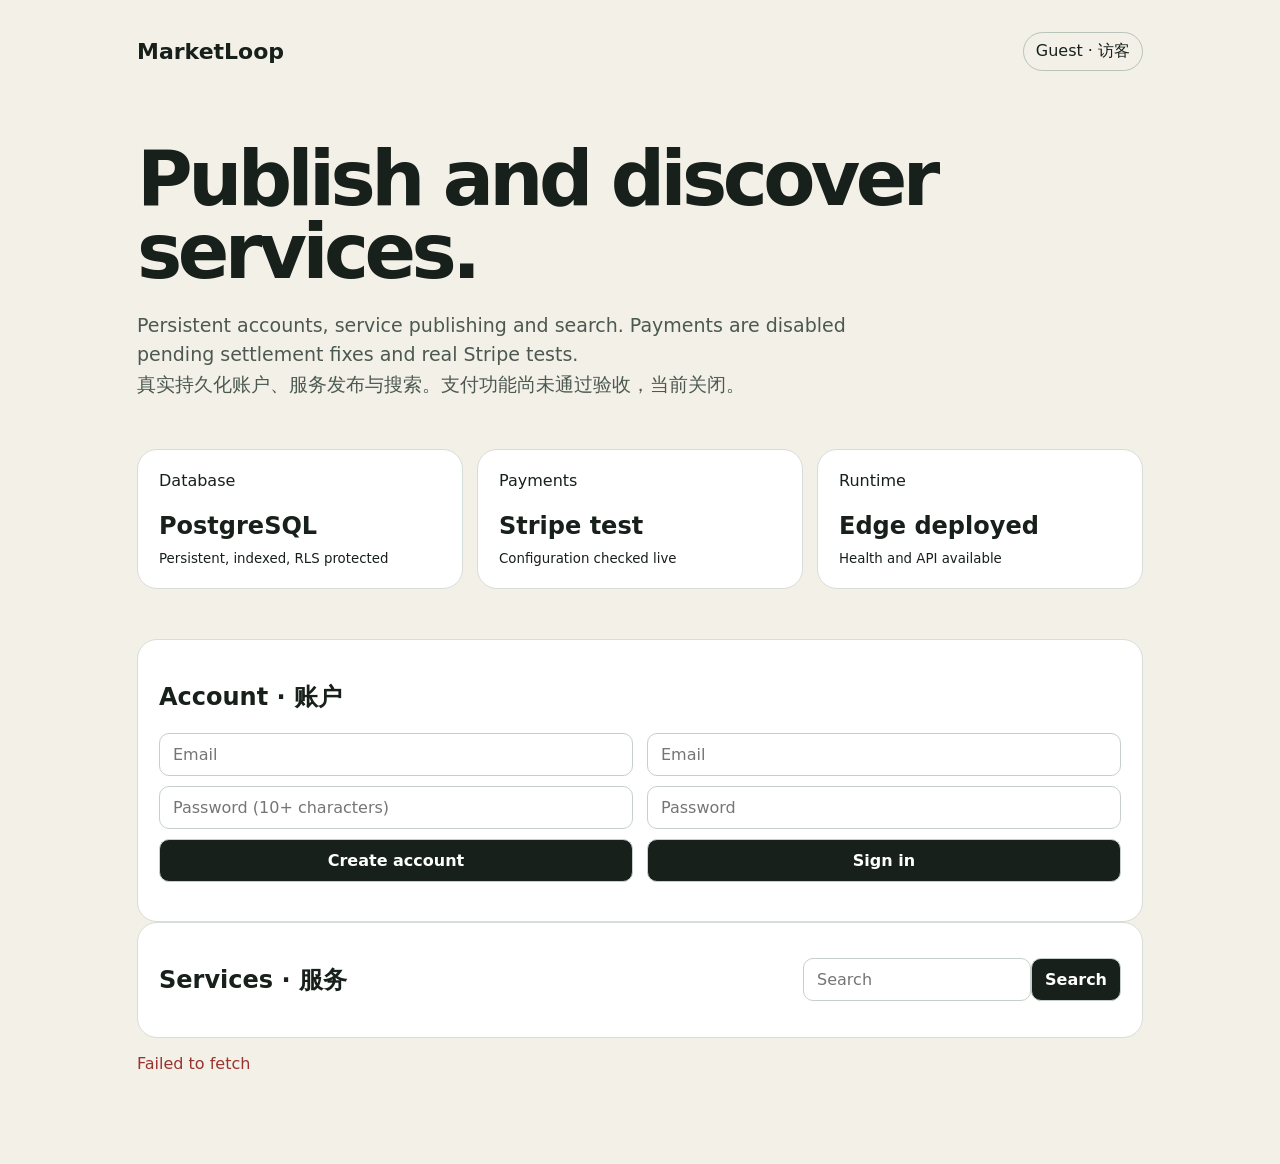
<file: marketloop/index.html>
<!doctype html><html lang="en"><head><meta charset="utf-8"><meta name="viewport" content="width=device-width,initial-scale=1"><title>MarketLoop · Live payment lifecycle</title><style>
:root{font-family:Inter,system-ui,sans-serif;color:#17201b;background:#f3f0e8}*{box-sizing:border-box}body{margin:0}.wrap{max-width:1050px;margin:auto;padding:32px 22px 70px}header,.row{display:flex;justify-content:space-between;align-items:center;gap:12px}.brand{font-size:22px;font-weight:850}.pill{border:1px solid #b8c3ba;border-radius:999px;padding:8px 12px}h1{font-size:clamp(42px,7vw,76px);line-height:.96;max-width:880px;margin:72px 0 22px;letter-spacing:-.06em}.lead{font-size:19px;max-width:760px;line-height:1.55;color:#4b5950}.grid,.two{display:grid;grid-template-columns:repeat(3,1fr);gap:14px;margin:50px 0}.two{grid-template-columns:1fr 1fr;margin:18px 0}.card,.box{background:#fff;border:1px solid #d7ddd7;border-radius:20px;padding:21px}.card b{display:block;font-size:24px;margin:22px 0 8px}.stack{display:grid;gap:10px}input,textarea,button{font:inherit;border-radius:10px;border:1px solid #c7d0c8;padding:11px 13px}textarea{min-height:80px}button{background:#17201b;color:white;font-weight:700;cursor:pointer}.item{border-top:1px solid #e1e5e1;padding:14px 0}.muted{color:#647068;font-size:14px}.hidden{display:none!important}.notice{min-height:24px;color:#315a40}@media(max-width:720px){.grid,.two{grid-template-columns:1fr}h1{margin-top:50px}}
</style></head><body><main class="wrap"><header><div class="brand">MarketLoop</div><div class="row"><button id="logout" class="pill hidden" type="button">Sign out · 退出</button><span id="who" class="pill">Guest · 访客</span></div></header><h1>Publish and discover services.</h1><p class="lead">Persistent accounts, service publishing and search. Payments are disabled pending settlement fixes and real Stripe tests.<br>真实持久化账户、服务发布与搜索。支付功能尚未通过验收，当前关闭。</p><section class="grid"><article class="card"><span>Database</span><b>PostgreSQL</b><small>Persistent, indexed, RLS protected</small></article><article class="card"><span>Payments</span><b>Stripe test</b><small id="stripeState">Configuration checked live</small></article><article class="card"><span>Runtime</span><b>Edge deployed</b><small>Health and API available</small></article></section><section id="auth" class="box"><h2>Account · 账户</h2><div class="two"><form id="register" class="stack"><input name="email" type="email" placeholder="Email" required><input name="password" type="password" minlength="10" placeholder="Password (10+ characters)" required><button>Create account</button></form><form id="login" class="stack"><input name="email" type="email" placeholder="Email" required><input name="password" type="password" placeholder="Password" required><button>Sign in</button></form></div></section><section class="box"><div class="row"><h2>Services · 服务</h2><form id="search"><input name="q" placeholder="Search"><button>Search</button></form></div><div id="listings"></div></section><section id="member" class="two hidden"><div class="box"><h2>Publish · 发布</h2><form id="publish" class="stack"><input name="title" minlength="3" placeholder="Title" required><textarea name="description" minlength="10" placeholder="Scope and deliverable" required></textarea><input name="price" type="number" min=".5" step=".01" placeholder="USD" required><button>Publish service</button></form></div><div class="box"><h2>Orders · 订单</h2><div id="orders"></div></div></section><p id="notice" class="notice" role="status"></p></main><script>
const BASE='https://hqxyjaepuaruiwdfvvqj.supabase.co/functions/v1/marketplace-payment-loop';let token=localStorage.getItem('mpl_token')||'';const $=s=>document.querySelector(s),v=f=>Object.fromEntries(new FormData(f)),esc=x=>String(x).replace(/[&<>"']/g,c=>({'&':'&amp;','<':'&lt;','>':'&gt;','"':'&quot;',"'":'&#39;'}[c]));async function api(path,o={}){const r=await fetch(BASE+path,{...o,headers:{'content-type':'application/json',...(token?{'authorization':'Bearer '+token}:{}),...(o.headers||{})}}),b=await r.json();if(!r.ok)throw Error(b.error||'request_failed');return b}function say(x,b=false){$('#notice').textContent=x;$('#notice').style.color=b?'#9a332d':'#315a40'}async function me(){try{const x=await api('/api/me');$('#who').textContent=x.user.email;$('#logout').classList.remove('hidden');$('#auth').classList.add('hidden');$('#member').classList.remove('hidden');orders()}catch{$('#who').textContent='Guest · 访客';$('#logout').classList.add('hidden');$('#auth').classList.remove('hidden');$('#member').classList.add('hidden')}}async function listings(q=''){const a=(await api('/api/listings?q='+encodeURIComponent(q))).listings;$('#listings').innerHTML=a.length?a.map(x=>'<div class="item row"><div><b>'+esc(x.title)+'</b><div class="muted">'+esc(x.description)+'</div></div><div>$'+(x.price_cents/100).toFixed(2)+'<br><button disabled title="Payments are not yet verified" data-buy="'+x.id+'">Order</button></div></div>').join(''):'<p class="muted">No services yet.</p>'}async function orders(){const a=(await api('/api/orders')).orders;$('#orders').innerHTML=a.length?a.map(x=>'<div class="item"><b>'+esc(x.status)+'</b> · $'+(x.total_cents/100).toFixed(2)+'</div>').join(''):'<p class="muted">No orders yet.</p>'}for(const id of ['register','login'])$('#'+id).onsubmit=async e=>{e.preventDefault();try{const x=await api('/api/'+id,{method:'POST',body:JSON.stringify(v(e.target))});token=x.token;localStorage.setItem('mpl_token',token);say(id==='register'?'Account created.':'Signed in.');me()}catch(x){say(x.message,true)}};$('#logout').onclick=async()=>{try{await api('/api/logout',{method:'POST'});token='';localStorage.removeItem('mpl_token');say('Signed out.');me()}catch(x){say(x.message,true)}};$('#search').onsubmit=e=>{e.preventDefault();listings(new FormData(e.target).get('q')).catch(x=>say(x.message,true))};$('#publish').onsubmit=async e=>{e.preventDefault();const x=v(e.target);try{await api('/api/listings',{method:'POST',body:JSON.stringify({title:x.title,description:x.description,price_cents:Math.round(Number(x.price)*100)})});e.target.reset();say('Published.');listings()}catch(x){say(x.message,true)}};$('#listings').onclick=async e=>{if(!e.target.dataset.buy)return;try{const x=await api('/api/orders',{method:'POST',body:JSON.stringify({listing_id:e.target.dataset.buy,quantity:1})});location.href=x.checkout_url}catch(x){say(x.message,true)}};api('/api/health').then(x=>$('#stripeState').textContent=x.stripe?'Test mode configured':'Disabled pending payment verification').catch(x=>say(x.message,true));listings().catch(x=>say(x.message,true));me();
</script></body></html>
</file>
